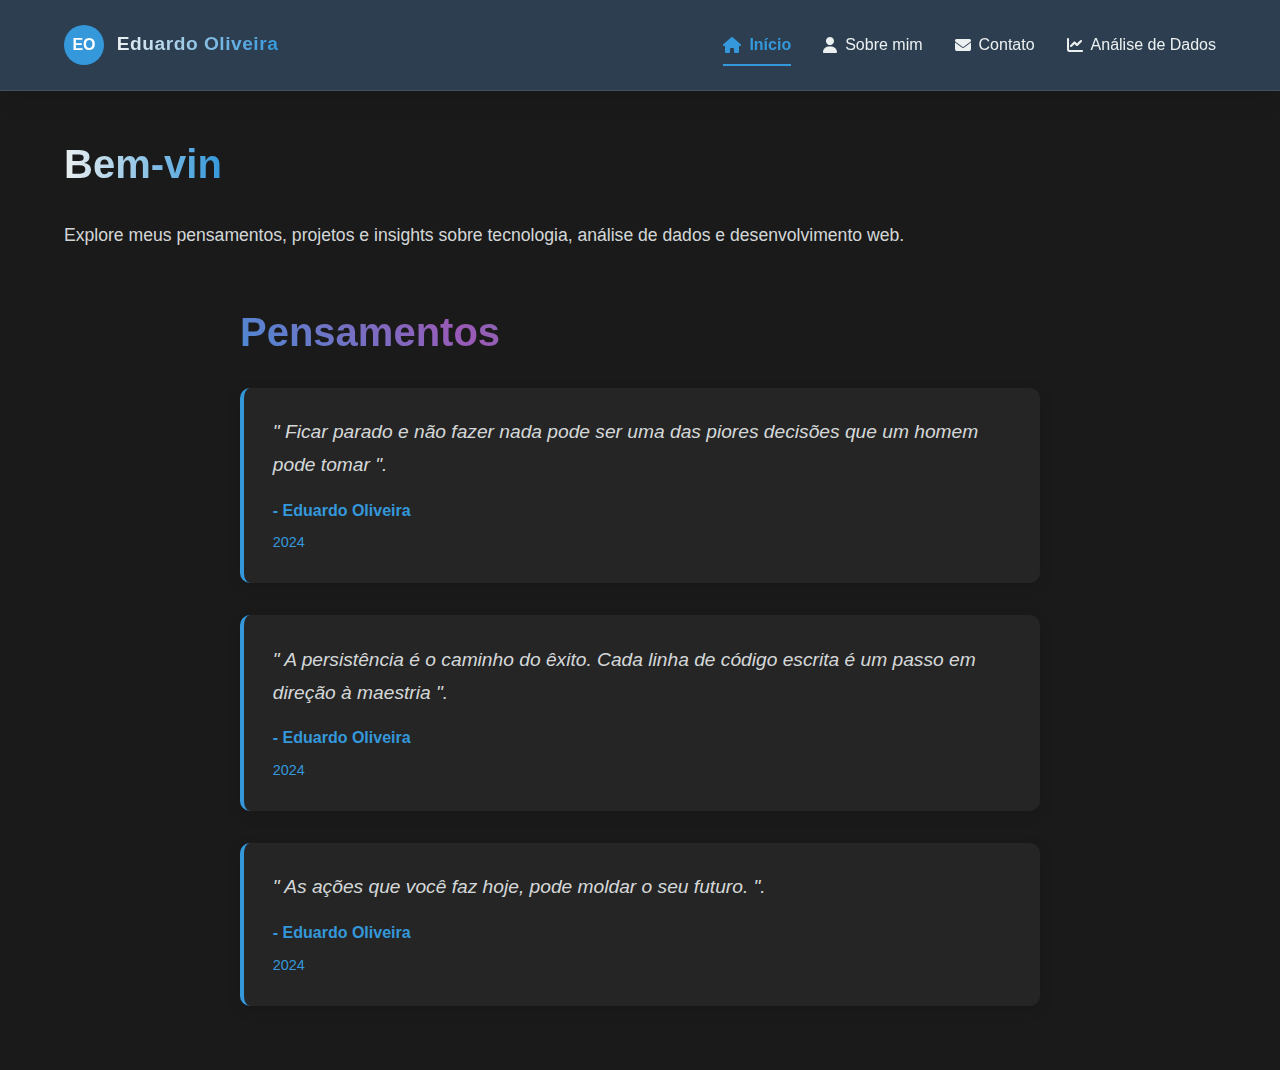
<file: index.html>
<!DOCTYPE html>
<html lang="pt-BR">
<head>
    <meta charset="UTF-8">
    <meta name="viewport" content="width=device-width, initial-scale=1.0">
    <title>Eduardo Oliveira | Blog Pessoal</title>
    <link rel="stylesheet" href="https://cdnjs.cloudflare.com/ajax/libs/font-awesome/6.4.0/css/all.min.css">
    <link rel="stylesheet" href="ESTILO/style.css">

    <style>
        :root {
            --primary: #2c3e50;
            --secondary: #34495e;
            --accent: #3498db;
            --text: #ecf0f1;
            --hover: #2980b9;
            --bg: #1a1a1a;
        }

        * {
            margin: 0;
            padding: 0;
            box-sizing: border-box;
        }

        body {
            font-family: 'Segoe UI', Tahoma, Geneva, Verdana, sans-serif;
            background-color: var(--bg);
            color: var(--text);
            line-height: 1.6;
            min-height: 100vh;
            display: flex;
            flex-direction: column;
        }

        .navbar {
            display: flex;
            justify-content: space-between;
            align-items: center;
            padding: 1.5rem 5%;
            background-color: var(--primary);
            box-shadow: 0 4px 30px rgba(0, 0, 0, 0.1);
            backdrop-filter: blur(5px);
            -webkit-backdrop-filter: blur(5px);
            border-bottom: 1px solid rgba(255, 255, 255, 0.1);
        }

        .logo {
            display: flex;
            align-items: center;
            gap: 0.8rem;
            text-decoration: none;
        }

        .logo-img {
            width: 40px;
            height: 40px;
            background: var(--accent);
            border-radius: 50%;
            display: flex;
            align-items: center;
            justify-content: center;
            color: white;
            font-weight: bold;
        }

        .logo-text {
            font-weight: bold;
            font-size: 1.2rem;
            background: linear-gradient(to right, var(--text), var(--accent));
            -webkit-background-clip: text;
            background-clip: text;
            color: transparent;
        }

        main {
            flex: 1;
            padding: 2rem 5%;
        }

        h1 {
            font-size: 2.5rem;
            margin-bottom: 1.5rem;
            background: linear-gradient(to right, var(--text), var(--accent));
            -webkit-background-clip: text;
            background-clip: text;
            color: transparent;
        }
        #h1 {
    background: linear-gradient(45deg, #3498db, #9b59b6, #1abc9c);
    -webkit-background-clip: text;
    background-clip: text;
    color: transparent;
    animation: gradientShift 8s ease infinite;
    background-size: 200% 200%;
}

@keyframes gradientShift {
    0% { background-position: 0% 50%; }
    50% { background-position: 100% 50%; }
    100% { background-position: 0% 50%; }
}

        /* Novo estilo para os pensamentos */
        .thoughts-container {
            max-width: 800px;
            margin: 2rem auto;
        }

        .thought-card {
            background: rgba(255, 255, 255, 0.05);
            border-radius: 10px;
            padding: 1.8rem;
            margin-bottom: 2rem;
            border-left: 4px solid var(--accent);
            transition: all 0.3s ease;
            box-shadow: 0 4px 15px rgba(0, 0, 0, 0.1);
        }

        .thought-card:hover {
            transform: translateY(-3px);
            box-shadow: 0 6px 20px rgba(0, 0, 0, 0.15);
        }

        .thought-text {
            font-size: 1.2rem;
            line-height: 1.7;
            margin-bottom: 1rem;
            font-style: italic;
        }

        .thought-author {
            font-weight: bold;
            color: var(--accent);
            display: block;
            margin-bottom: 0.5rem;
        }

        .thought-meta {
            font-size: 0.9rem;
            color: rgba(255, 255, 255, 0.6);
            display: flex;
            gap: 1rem;
        }

        .thought-date {
            color: var(--accent);
        }

        /* Estilos responsivos */
        @media (max-width: 768px) {
            h1 {
                font-size: 2rem;
            }
            
            .thought-card {
                padding: 1.3rem;
            }
            
            .thought-text {
                font-size: 1.1rem;
            }
        }

        @media (max-width: 480px) {
            .navbar {
                padding: 1rem 5%;
            }
            
            .thought-meta {
                flex-direction: column;
                gap: 0.3rem;
            }
        }
    </style>
</head>
<body>

    <nav class="navbar">
        <a href="https://github.com/EduardoCode10" class="logo">
            <div class="logo-img">EO</div>
            <span class="logo-text">Eduardo Oliveira</span>
        </a>

        <div class="menu-toggle" id="menuToggle">
            <i class="fas fa-bars"></i>
        </div>

        <div class="menu" id="mainMenu">
            <a href="index.html" class="menu-link active"><i class="fas fa-home"></i>Início</a>
            <a href="sobre_mim.html" class="menu-link"><i class="fas fa-user"></i>Sobre mim</a>
            <a href="contato.html" class="menu-link"><i class="fas fa-envelope"></i>Contato</a>
            <a href="analise_dados.html" class="menu-link"><i class="fas fa-chart-line"></i>Análise de Dados</a>
        </div>
    </nav>

    <main>
        <section id="inicio" class="visible">
            <h1>Bem-vindo ao Meu Blog</h1>
            <p>Explore meus pensamentos, projetos e insights sobre tecnologia, análise de dados e desenvolvimento web.</p>
        </section>

 <!-- Adicione mais pensamentos aqui seguindo o mesmo padrão -->
        <div class="thoughts-container">

            <h1 id="h1">Pensamentos</h1>
            
            <div class="thought-card">
                <p class="thought-text">" Ficar parado e não fazer nada pode ser uma das piores decisões que um homem pode tomar ".</p>
                <span class="thought-author">- Eduardo Oliveira</span>
                <div class="thought-meta">
                    <span class="thought-date">2024</span>
                </div>
            </div>
            
            <div class="thought-card">
                <p class="thought-text">" A persistência é o caminho do êxito. Cada linha de código escrita é um passo em direção à maestria ".</p>
                <span class="thought-author">- Eduardo Oliveira</span>
                <div class="thought-meta">
                    <span class="thought-date">2024</span>
                </div>
            </div>
            
            <div class="thought-card">
                <p class="thought-text">" As ações que você faz hoje, pode moldar o seu futuro. ".</p>
                <span class="thought-author">- Eduardo Oliveira</span>
                <div class="thought-meta">
                    <span class="thought-date">2024</span>
                </div>
            </div>
            
            <!-- Adicione mais pensamentos aqui seguindo o mesmo padrão -->
        </div>
    </main>

    <script>
        // Menu toggle para mobile
        const menuToggle = document.getElementById('menuToggle');
        const menu = document.getElementById('mainMenu');
        
        menuToggle.addEventListener('click', () => {
            menu.classList.toggle('active');
            menuToggle.innerHTML = menu.classList.contains('active') 
                ? '<i class="fas fa-times"></i>' 
                : '<i class="fas fa-bars"></i>';
        });
        
        // Fechar menu ao clicar em um link
        const menuLinks = document.querySelectorAll('.menu-link');
        menuLinks.forEach(link => {
            link.addEventListener('click', () => {
                if (window.innerWidth <= 768) {
                    menu.classList.remove('active');
                    menuToggle.innerHTML = '<i class="fas fa-bars"></i>';
                }
                
                // Ativar link clicado
                menuLinks.forEach(l => l.classList.remove('active'));
                link.classList.add('active');
            });
        });

        // Scroll animation
        const sections = document.querySelectorAll('section');
        
        const observer = new IntersectionObserver((entries) => {
            entries.forEach(entry => {
                if (entry.isIntersecting) {
                    entry.target.classList.add('visible');
                }
            });
        }, { threshold: 0.1 });

        sections.forEach(section => {
            observer.observe(section);
        });

        // Efeito de máquina de escrever para o título
        const title = document.querySelector('h1');
        const text = title.textContent;
        title.textContent = '';
        
        let i = 0;
        const typeWriter = () => {
            if (i < text.length) {
                title.textContent += text.charAt(i);
                i++;
                setTimeout(typeWriter, 50);
            }
        };
        
        setTimeout(typeWriter, 500);
    </script>

</body>
</html>
</file>
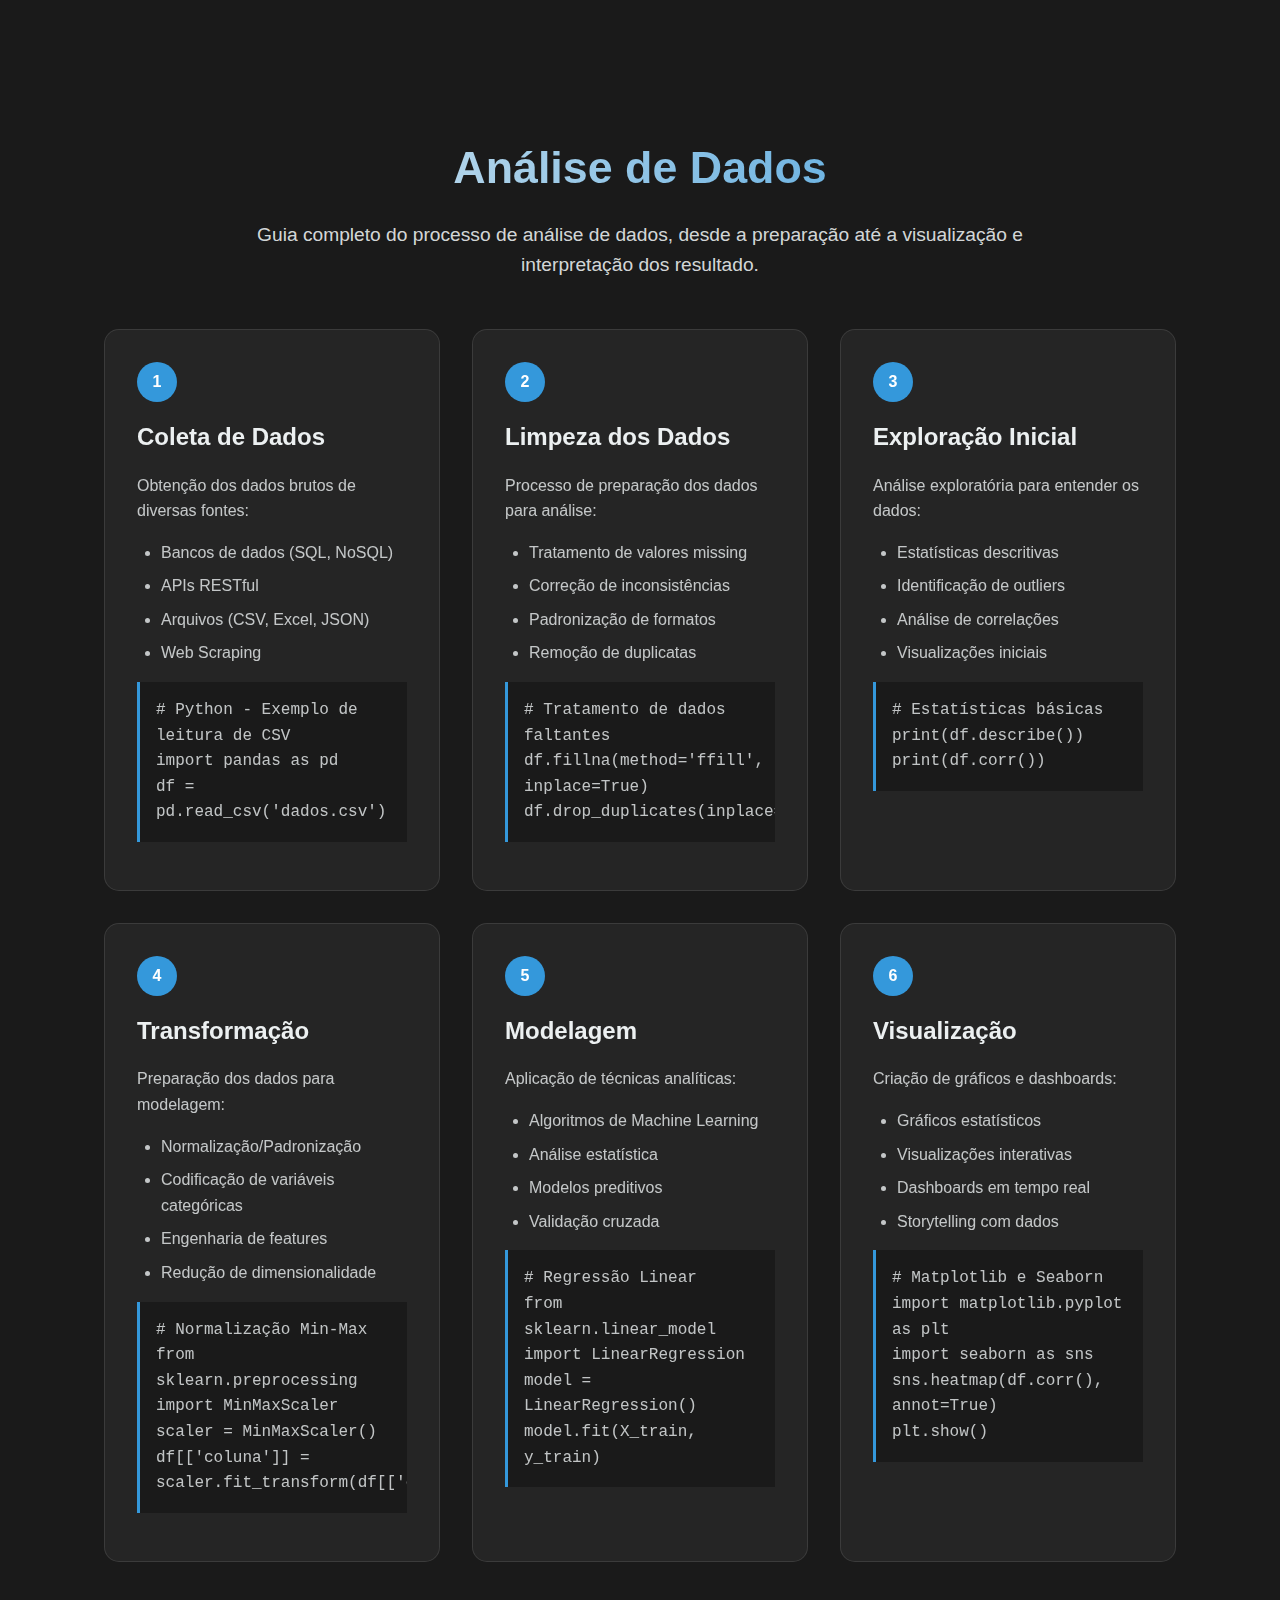
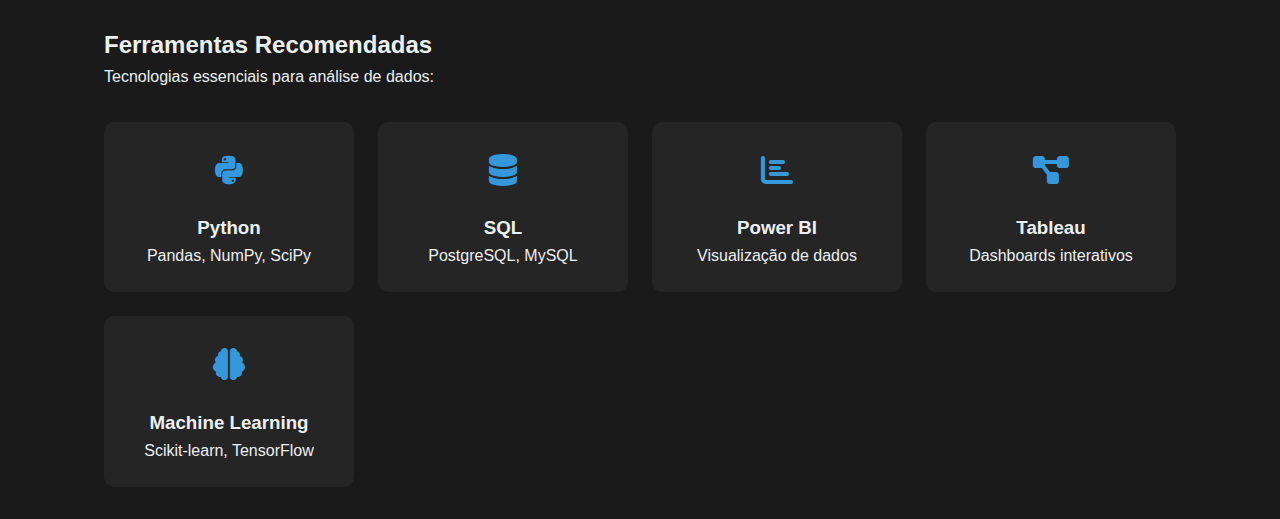
<file: analise_dados.html>
<!DOCTYPE html>
<html lang="pt-BR">
<head>
    <meta charset="UTF-8">
    <meta name="viewport" content="width=device-width, initial-scale=1.0">
    <title>Análise de Dados | Eduardo Oliveira</title>
    <link rel="stylesheet" href="https://cdnjs.cloudflare.com/ajax/libs/font-awesome/6.4.0/css/all.min.css">
    <style>
        :root {
            --primary: #2c3e50;
            --secondary: #34495e;
            --accent: #3498db;
            --text: #ecf0f1;
            --hover: #2980b9;
            --bg: #1a1a1a;
            --card-bg: rgba(255, 255, 255, 0.05);
        }

        * {
            margin: 0;
            padding: 0;
            box-sizing: border-box;
        }

        body {
            font-family: 'Segoe UI', Tahoma, Geneva, Verdana, sans-serif;
            background-color: var(--bg);
            color: var(--text);
            line-height: 1.6;
        }

        /* Navbar (manter igual às outras páginas) */
        .navbar {
            display: flex;
            justify-content: space-between;
            align-items: center;
            padding: 1.5rem 5%;
            background-color: var(--primary);
            position: fixed;
            width: 100%;
            top: 0;
            z-index: 1000;
            box-shadow: 0 4px 30px rgba(0, 0, 0, 0.1);
            backdrop-filter: blur(5px);
            -webkit-backdrop-filter: blur(5px);
            border-bottom: 1px solid rgba(255, 255, 255, 0.1);
        }

        .logo {
            display: flex;
            align-items: center;
            gap: 0.8rem;
        }

        .logo-img {
            width: 40px;
            height: 40px;
            background: var(--accent);
            border-radius: 50%;
            display: flex;
            align-items: center;
            justify-content: center;
            color: white;
            font-weight: bold;
        }

        .logo-text {
            font-weight: bold;
            font-size: 1.2rem;
            background: linear-gradient(to right, var(--text), var(--accent));
            -webkit-background-clip: text;
            background-clip: text;
            color: transparent;
        }

        /* Conteúdo Principal */
        .main-content {
            margin-top: 100px;
            padding: 2rem 5%;
            max-width: 1200px;
            margin-left: auto;
            margin-right: auto;
        }

        .page-header {
            text-align: center;
            margin-bottom: 3rem;
        }

        h1 {
            font-size: 2.8rem;
            margin-bottom: 1rem;
            background: linear-gradient(to right, var(--text), var(--accent));
            -webkit-background-clip: text;
            background-clip: text;
            color: transparent;
        }

        .page-intro {
            font-size: 1.2rem;
            color: rgba(236, 240, 241, 0.9);
            max-width: 800px;
            margin: 0 auto 2rem;
        }

        /* Guia de Análise */
        .analysis-guide {
            display: grid;
            grid-template-columns: repeat(auto-fit, minmax(300px, 1fr));
            gap: 2rem;
            margin-top: 2rem;
        }

        .step-card {
            background: var(--card-bg);
            border-radius: 15px;
            padding: 2rem;
            border: 1px solid rgba(255, 255, 255, 0.1);
            transition: all 0.3s ease;
            backdrop-filter: blur(5px);
        }

        .step-card:hover {
            transform: translateY(-5px);
            box-shadow: 0 10px 25px rgba(0, 0, 0, 0.2);
            border-color: var(--accent);
        }

        .step-number {
            display: inline-block;
            width: 40px;
            height: 40px;
            background: var(--accent);
            color: white;
            border-radius: 50%;
            text-align: center;
            line-height: 40px;
            font-weight: bold;
            margin-bottom: 1rem;
        }

        .step-title {
            font-size: 1.5rem;
            margin-bottom: 1rem;
            color: var(--text);
        }

        .step-content {
            color: rgba(236, 240, 241, 0.8);
        }

        .step-content ul {
            padding-left: 1.5rem;
            margin: 1rem 0;
        }

        .step-content li {
            margin-bottom: 0.5rem;
        }

        .code-snippet {
            background: rgba(0, 0, 0, 0.3);
            border-left: 3px solid var(--accent);
            padding: 1rem;
            font-family: 'Courier New', monospace;
            margin: 1rem 0;
            overflow-x: auto;
        }

        /* Seção de Ferramentas */
        .tools-section {
            margin-top: 4rem;
        }

        .tools-grid {
            display: grid;
            grid-template-columns: repeat(auto-fill, minmax(200px, 1fr));
            gap: 1.5rem;
            margin-top: 2rem;
        }

        .tool-card {
            background: var(--card-bg);
            border-radius: 10px;
            padding: 1.5rem;
            text-align: center;
            transition: all 0.3s ease;
        }

        .tool-card:hover {
            transform: scale(1.05);
            border: 1px solid var(--accent);
        }

        .tool-icon {
            font-size: 2rem;
            color: var(--accent);
            margin-bottom: 1rem;
        }

        /* Responsividade */
        @media (max-width: 768px) {
            h1 {
                font-size: 2.2rem;
            }
            
            .step-card {
                padding: 1.5rem;
            }
            
            .main-content {
                margin-top: 80px;
                padding: 1.5rem;
            }
        }
    </style>
</head>
<body>

    <div class="main-content">
        <div class="page-header">
            <h1>Análise de Dados</h1>
            <p class="page-intro">Guia completo do processo de análise de dados, desde a preparação até a visualização e interpretação dos resultado.</p>
        </div>

        <div class="analysis-guide">
            <!-- Passo 1 -->
            <div class="step-card">
                <div class="step-number">1</div>
                <h3 class="step-title">Coleta de Dados</h3>
                <div class="step-content">
                    <p>Obtenção dos dados brutos de diversas fontes:</p>
                    <ul>
                        <li>Bancos de dados (SQL, NoSQL)</li>
                        <li>APIs RESTful</li>
                        <li>Arquivos (CSV, Excel, JSON)</li>
                        <li>Web Scraping</li>
                    </ul>
                    <div class="code-snippet">
                        # Python - Exemplo de leitura de CSV<br>
                        import pandas as pd<br>
                        df = pd.read_csv('dados.csv')
                    </div>
                </div>
            </div>

            <!-- Passo 2 -->
            <div class="step-card">
                <div class="step-number">2</div>
                <h3 class="step-title">Limpeza dos Dados</h3>
                <div class="step-content">
                    <p>Processo de preparação dos dados para análise:</p>
                    <ul>
                        <li>Tratamento de valores missing</li>
                        <li>Correção de inconsistências</li>
                        <li>Padronização de formatos</li>
                        <li>Remoção de duplicatas</li>
                    </ul>
                    <div class="code-snippet">
                        # Tratamento de dados faltantes<br>
                        df.fillna(method='ffill', inplace=True)<br>
                        df.drop_duplicates(inplace=True)
                    </div>
                </div>
            </div>

            <!-- Passo 3 -->
            <div class="step-card">
                <div class="step-number">3</div>
                <h3 class="step-title">Exploração Inicial</h3>
                <div class="step-content">
                    <p>Análise exploratória para entender os dados:</p>
                    <ul>
                        <li>Estatísticas descritivas</li>
                        <li>Identificação de outliers</li>
                        <li>Análise de correlações</li>
                        <li>Visualizações iniciais</li>
                    </ul>
                    <div class="code-snippet">
                        # Estatísticas básicas<br>
                        print(df.describe())<br>
                        print(df.corr())
                    </div>
                </div>
            </div>

            <!-- Passo 4 -->
            <div class="step-card">
                <div class="step-number">4</div>
                <h3 class="step-title">Transformação</h3>
                <div class="step-content">
                    <p>Preparação dos dados para modelagem:</p>
                    <ul>
                        <li>Normalização/Padronização</li>
                        <li>Codificação de variáveis categóricas</li>
                        <li>Engenharia de features</li>
                        <li>Redução de dimensionalidade</li>
                    </ul>
                    <div class="code-snippet">
                        # Normalização Min-Max<br>
                        from sklearn.preprocessing import MinMaxScaler<br>
                        scaler = MinMaxScaler()<br>
                        df[['coluna']] = scaler.fit_transform(df[['coluna']])
                    </div>
                </div>
            </div>

            <!-- Passo 5 -->
            <div class="step-card">
                <div class="step-number">5</div>
                <h3 class="step-title">Modelagem</h3>
                <div class="step-content">
                    <p>Aplicação de técnicas analíticas:</p>
                    <ul>
                        <li>Algoritmos de Machine Learning</li>
                        <li>Análise estatística</li>
                        <li>Modelos preditivos</li>
                        <li>Validação cruzada</li>
                    </ul>
                    <div class="code-snippet">
                        # Regressão Linear<br>
                        from sklearn.linear_model import LinearRegression<br>
                        model = LinearRegression()<br>
                        model.fit(X_train, y_train)
                    </div>
                </div>
            </div>

            <!-- Passo 6 -->
            <div class="step-card">
                <div class="step-number">6</div>
                <h3 class="step-title">Visualização</h3>
                <div class="step-content">
                    <p>Criação de gráficos e dashboards:</p>
                    <ul>
                        <li>Gráficos estatísticos</li>
                        <li>Visualizações interativas</li>
                        <li>Dashboards em tempo real</li>
                        <li>Storytelling com dados</li>
                    </ul>
                    <div class="code-snippet">
                        # Matplotlib e Seaborn<br>
                        import matplotlib.pyplot as plt<br>
                        import seaborn as sns<br>
                        sns.heatmap(df.corr(), annot=True)<br>
                        plt.show()
                    </div>
                </div>
            </div>
        </div>

        <div class="tools-section">
            <h2>Ferramentas Recomendadas</h2>
            <p>Tecnologias essenciais para análise de dados:</p>
            
            <div class="tools-grid">
                <div class="tool-card">
                    <div class="tool-icon"><i class="fab fa-python"></i></div>
                    <h3>Python</h3>
                    <p>Pandas, NumPy, SciPy</p>
                </div>
                
                <div class="tool-card">
                    <div class="tool-icon"><i class="fas fa-database"></i></div>
                    <h3>SQL</h3>
                    <p>PostgreSQL, MySQL</p>
                </div>
                
                <div class="tool-card">
                    <div class="tool-icon"><i class="fas fa-chart-bar"></i></div>
                    <h3>Power BI</h3>
                    <p>Visualização de dados</p>
                </div>
                
                <div class="tool-card">
                    <div class="tool-icon"><i class="fas fa-project-diagram"></i></div>
                    <h3>Tableau</h3>
                    <p>Dashboards interativos</p>
                </div>
                
                <div class="tool-card">
                    <div class="tool-icon"><i class="fas fa-brain"></i></div>
                    <h3>Machine Learning</h3>
                    <p>Scikit-learn, TensorFlow</p>
                </div>
            </div>
        </div>
    </div>

    

</body>
</html>
</file>
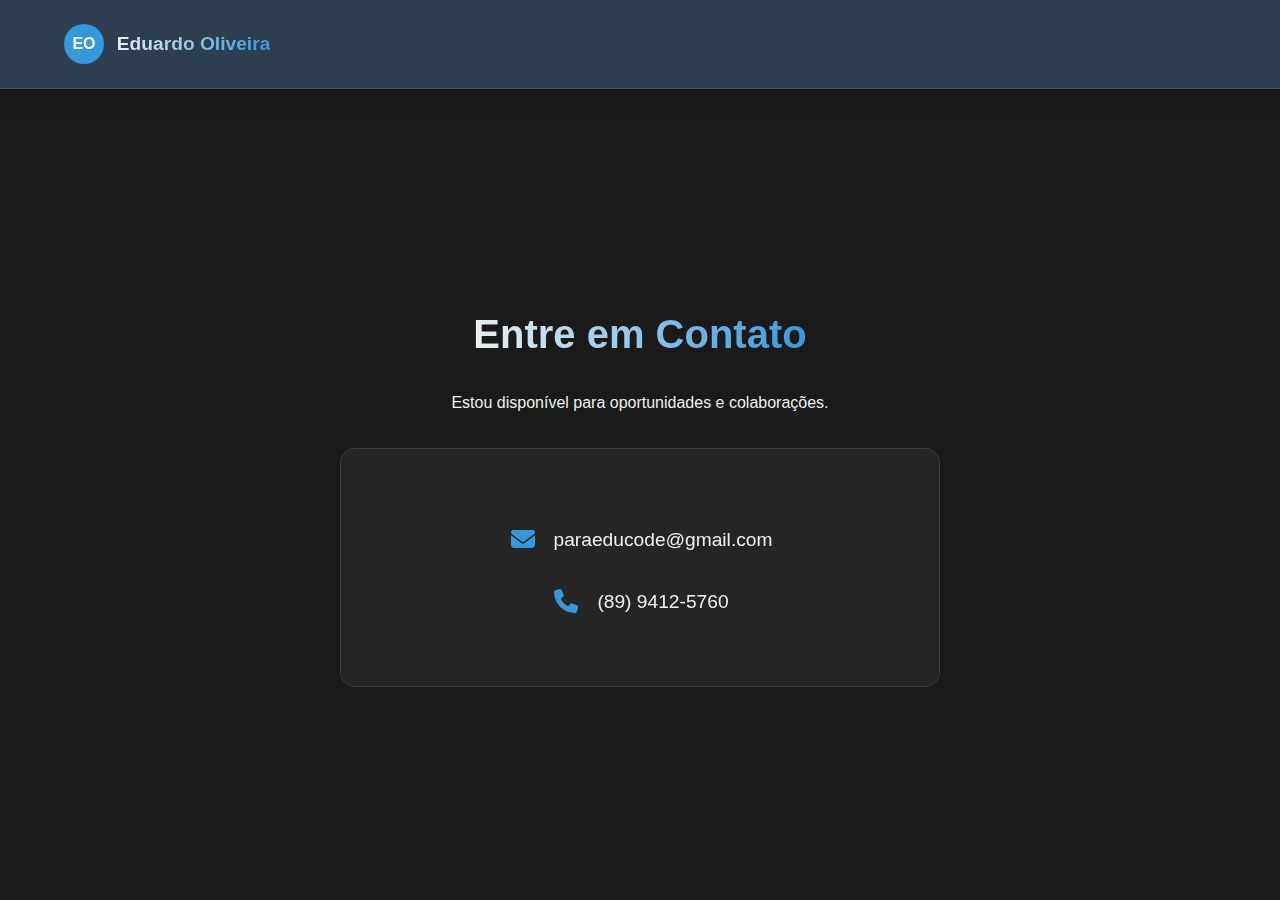
<file: contato.html>
<!DOCTYPE html>
<html lang="pt-BR">
<head>
    <meta charset="UTF-8">
    <meta name="viewport" content="width=device-width, initial-scale=1.0">
    <title>Contato | Eduardo Oliveira</title>
    <link rel="stylesheet" href="https://cdnjs.cloudflare.com/ajax/libs/font-awesome/6.4.0/css/all.min.css">
    <style>
        :root {
            --primary: #2c3e50;
            --secondary: #34495e;
            --accent: #3498db;
            --text: #ecf0f1;
            --hover: #2980b9;
            --bg: #1a1a1a;
        }

        * {
            margin: 0;
            padding: 0;
            box-sizing: border-box;
        }

        body {
            font-family: 'Segoe UI', Tahoma, Geneva, Verdana, sans-serif;
            background-color: var(--bg);
            color: var(--text);
            line-height: 1.6;
            min-height: 100vh;
            display: flex;
            flex-direction: column;
        }

        .navbar {
            display: flex;
            justify-content: space-between;
            align-items: center;
            padding: 1.5rem 5%;
            background-color: var(--primary);
            box-shadow: 0 4px 30px rgba(0, 0, 0, 0.1);
            backdrop-filter: blur(5px);
            -webkit-backdrop-filter: blur(5px);
            border-bottom: 1px solid rgba(255, 255, 255, 0.1);
        }

        .logo {
            display: flex;
            align-items: center;
            gap: 0.8rem;
            text-decoration: none;
        }

        .logo-img {
            width: 40px;
            height: 40px;
            background: var(--accent);
            border-radius: 50%;
            display: flex;
            align-items: center;
            justify-content: center;
            color: white;
            font-weight: bold;
        }

        .logo-text {
            font-weight: bold;
            font-size: 1.2rem;
            background: linear-gradient(to right, var(--text), var(--accent));
            -webkit-background-clip: text;
            background-clip: text;
            color: transparent;
        }

        .contact-page {
            flex: 1;
            display: flex;
            flex-direction: column;
            align-items: center;
            justify-content: center;
            padding: 2rem;
            text-align: center;
        }

        .contact-card {
            background: rgba(255, 255, 255, 0.05);
            border-radius: 15px;
            padding: 2.5rem;
            max-width: 600px;
            width: 100%;
            border: 1px solid rgba(255, 255, 255, 0.1);
            backdrop-filter: blur(10px);
            margin-top: 2rem;
        }

        h1 {
            font-size: 2.5rem;
            margin-bottom: 1.5rem;
            background: linear-gradient(to right, var(--text), var(--accent));
            -webkit-background-clip: text;
            background-clip: text;
            color: transparent;
        }

        .contact-info {
            margin-top: 2rem;
        }

        .contact-item {
            display: flex;
            align-items: center;
            justify-content: center;
            gap: 1rem;
            margin: 1.5rem 0;
            font-size: 1.2rem;
        }

        .contact-icon {
            color: var(--accent);
            font-size: 1.5rem;
            width: 30px;
            text-align: center;
        }

        .contact-value {
            color: var(--text);
            text-decoration: none;
            transition: color 0.3s ease;
        }

        .contact-value:hover {
            color: var(--accent);
        }

        @media (max-width: 768px) {
            h1 {
                font-size: 2rem;
            }
            
            .contact-card {
                padding: 1.5rem;
            }
            
            .contact-item {
                flex-direction: column;
                gap: 0.5rem;
                text-align: center;
            }
        }
    </style>
</head>
<body>

    <nav class="navbar">
        <a href="index.html" class="logo">
            <div class="logo-img">EO</div>
            <span class="logo-text">Eduardo Oliveira</span>
        </a>
    </nav>

    <main class="contact-page">
        <h1>Entre em Contato</h1>
        <p>Estou disponível para oportunidades e colaborações.</p>
        
        <div class="contact-card">
            <div class="contact-info">
                <div class="contact-item">
                    <div class="contact-icon">
                        <i class="fas fa-envelope"></i>
                    </div>
                    <a href="mailto:paraeducode@gmail.com" class="contact-value">paraeducode@gmail.com</a>
                </div>
                
                <div class="contact-item">
                    <div class="contact-icon">
                        <i class="fas fa-phone"></i>
                    </div>
                    <a href="tel:+558994125760" class="contact-value">(89) 9412-5760</a>
                </div>
            </div>
        </div>
    </main>

</body>
</html>
</file>
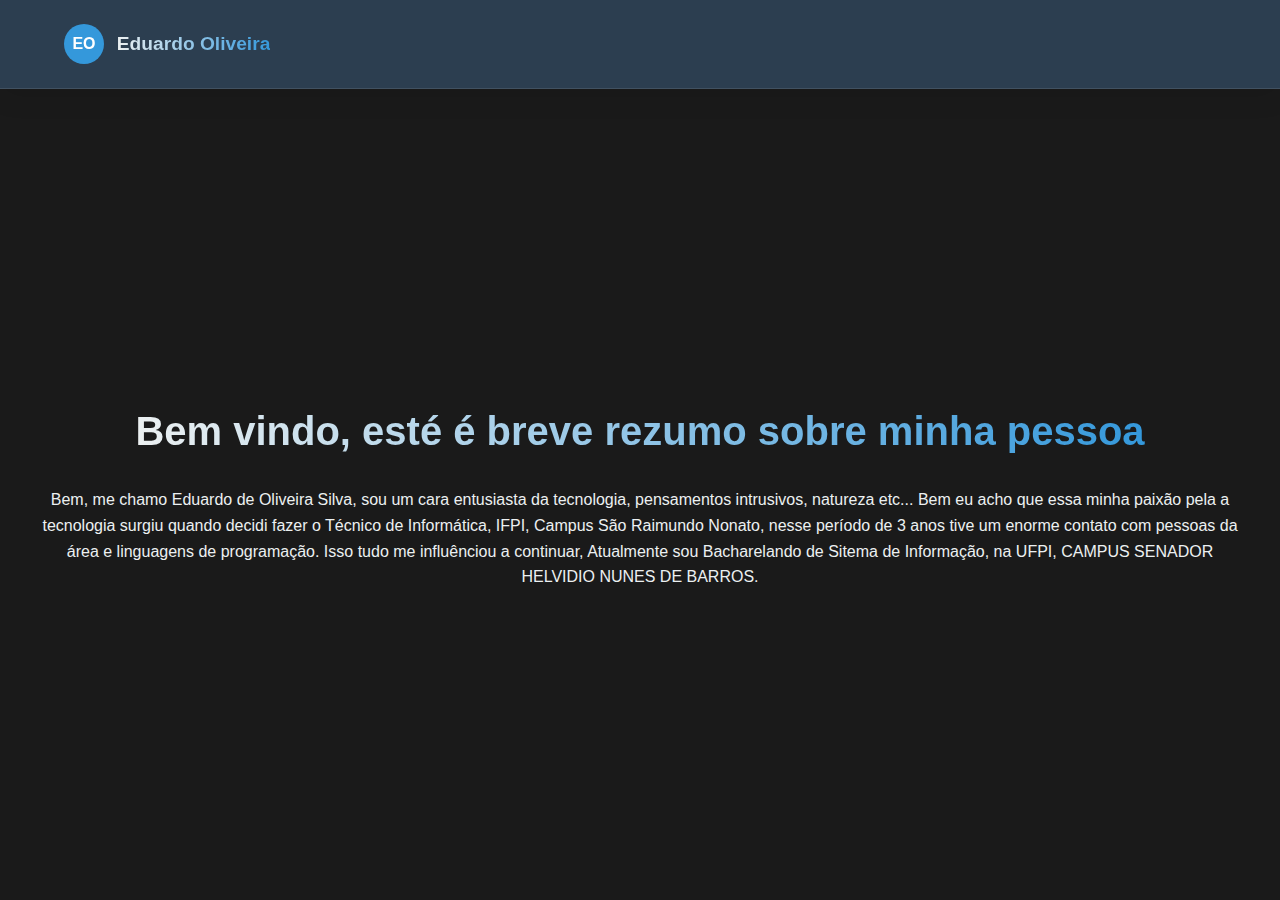
<file: sobre_mim.html>
<!DOCTYPE html>
<html lang="pt-BR">
<head>
    <meta charset="UTF-8">
    <meta name="viewport" content="width=device-width, initial-scale=1.0">
    <title>Contato | Eduardo Oliveira</title>
    <link rel="stylesheet" href="https://cdnjs.cloudflare.com/ajax/libs/font-awesome/6.4.0/css/all.min.css">
    <style>
        :root {
            --primary: #2c3e50;
            --secondary: #34495e;
            --accent: #3498db;
            --text: #ecf0f1;
            --hover: #2980b9;
            --bg: #1a1a1a;
        }

        * {
            margin: 0;
            padding: 0;
            box-sizing: border-box;
        }

        body {
            font-family: 'Segoe UI', Tahoma, Geneva, Verdana, sans-serif;
            background-color: var(--bg);
            color: var(--text);
            line-height: 1.6;
            min-height: 100vh;
            display: flex;
            flex-direction: column;
        }

        .navbar {
            display: flex;
            justify-content: space-between;
            align-items: center;
            padding: 1.5rem 5%;
            background-color: var(--primary);
            box-shadow: 0 4px 30px rgba(0, 0, 0, 0.1);
            backdrop-filter: blur(5px);
            -webkit-backdrop-filter: blur(5px);
            border-bottom: 1px solid rgba(255, 255, 255, 0.1);
        }

        .logo {
            display: flex;
            align-items: center;
            gap: 0.8rem;
            text-decoration: none;
        }

        .logo-img {
            width: 40px;
            height: 40px;
            background: var(--accent);
            border-radius: 50%;
            display: flex;
            align-items: center;
            justify-content: center;
            color: white;
            font-weight: bold;
        }

        .logo-text {
            font-weight: bold;
            font-size: 1.2rem;
            background: linear-gradient(to right, var(--text), var(--accent));
            -webkit-background-clip: text;
            background-clip: text;
            color: transparent;
        }

        .contact-page {
            flex: 1;
            display: flex;
            flex-direction: column;
            align-items: center;
            justify-content: center;
            padding: 2rem;
            text-align: center;
        }

        .contact-card {
            background: rgba(255, 255, 255, 0.05);
            border-radius: 15px;
            padding: 2.5rem;
            max-width: 600px;
            width: 100%;
            border: 1px solid rgba(255, 255, 255, 0.1);
            backdrop-filter: blur(10px);
            margin-top: 2rem;
        }

        h1 {
            font-size: 2.5rem;
            margin-bottom: 1.5rem;
            background: linear-gradient(to right, var(--text), var(--accent));
            -webkit-background-clip: text;
            background-clip: text;
            color: transparent;
        }

        .contact-info {
            margin-top: 2rem;
        }

        .contact-item {
            display: flex;
            align-items: center;
            justify-content: center;
            gap: 1rem;
            margin: 1.5rem 0;
            font-size: 1.2rem;
        }

        .contact-icon {
            color: var(--accent);
            font-size: 1.5rem;
            width: 30px;
            text-align: center;
        }

        .contact-value {
            color: var(--text);
            text-decoration: none;
            transition: color 0.3s ease;
        }

        .contact-value:hover {
            color: var(--accent);
        }

        @media (max-width: 768px) {
            h1 {
                font-size: 2rem;
            }
            
            .contact-card {
                padding: 1.5rem;
            }
            
            .contact-item {
                flex-direction: column;
                gap: 0.5rem;
                text-align: center;
            }
        }
    </style>
</head>
<body>

    <nav class="navbar">
        <a href="index.html" class="logo">
            <div class="logo-img">EO</div>
            <span class="logo-text">Eduardo Oliveira</span>
        </a>
    </nav>

    <main class="contact-page">
        <h1>Bem vindo, esté é breve rezumo sobre minha pessoa </h1>
        <p>Bem, me chamo Eduardo de Oliveira Silva, sou um cara entusiasta da tecnologia, pensamentos intrusivos, natureza etc... Bem eu acho que essa minha paixão pela a tecnologia surgiu quando decidi fazer o Técnico de Informática, IFPI, Campus São Raimundo Nonato, nesse período de 3 anos tive um enorme contato com pessoas da área e linguagens de programação. Isso tudo me influênciou a continuar, Atualmente sou Bacharelando de Sitema de Informação, na UFPI, CAMPUS SENADOR HELVIDIO NUNES DE BARROS.
        </p>
        
       
    </main>

</body>
</html>
</file>
<file: ESTILO/style.css>
:root {
    --primary: #2c3e50;
    --secondary: #34495e;
    --accent: #3498db;
    --text: #ecf0f1;
    --hover: #2980b9;
    --bg: #1a1a1a;
}

* {
    margin: 0;
    padding: 0;
    box-sizing: border-box;
}

body {
    font-family: 'Segoe UI', Tahoma, Geneva, Verdana, sans-serif;
    background-color: var(--bg);
    color: var(--text);
    line-height: 1.6;
}

.navbar {
    display: flex;
    justify-content: space-between;
    align-items: center;
    padding: 1.5rem 5%;
    background-color: var(--primary);
    position: fixed;
    width: 100%;
    top: 0;
    z-index: 1000;
    box-shadow: 0 4px 30px rgba(0, 0, 0, 0.1);
    backdrop-filter: blur(5px);
    -webkit-backdrop-filter: blur(5px);
    border-bottom: 1px solid rgba(255, 255, 255, 0.1);
}

.logo {
    display: flex;
    align-items: center;
    gap: 0.8rem;
}

.logo-img {
    width: 40px;
    height: 40px;
    background: var(--accent);
    border-radius: 50%;
    display: flex;
    align-items: center;
    justify-content: center;
    color: white;
    font-weight: bold;
    transition: transform 0.3s ease;
}

.logo:hover .logo-img {
    transform: rotate(15deg) scale(1.1);
}

.logo-text {
    font-size: 1.2rem;
    font-weight: 600;
    letter-spacing: 0.5px;
    background: linear-gradient(to right, var(--text), var(--accent));
    -webkit-background-clip: text;
    background-clip: text;
    color: transparent;
    transition: all 0.3s ease;
}

.logo:hover .logo-text {
    letter-spacing: 1px;
}

.menu {
    display: flex;
    gap: 2rem;
}

.menu-link {
    position: relative;
    color: var(--text);
    text-decoration: none;
    font-weight: 500;
    padding: 0.5rem 0;
    transition: all 0.3s ease;
    display: flex;
    align-items: center;
    gap: 0.5rem;
}

.menu-link i {
    transition: transform 0.3s ease;
}

.menu-link:hover {
    color: var(--accent);
}

.menu-link:hover i {
    transform: translateY(-3px);
    color: var(--accent);
}

.menu-link::after {
    content: '';
    position: absolute;
    width: 0;
    height: 2px;
    bottom: 0;
    left: 0;
    background-color: var(--accent);
    transition: width 0.3s ease;
}

.menu-link:hover::after {
    width: 100%;
}

/* Menu Hamburguer para mobile */
.menu-toggle {
    display: none;
    cursor: pointer;
    font-size: 1.5rem;
    color: var(--text);
    transition: all 0.3s ease;
}

.menu-toggle:hover {
    color: var(--accent);
    transform: rotate(90deg);
}

/* Responsividade */
@media (max-width: 768px) {
    .navbar {
        padding: 1rem 5%;
    }
    
    .menu {
        position: fixed;
        top: 80px;
        left: 0;
        width: 100%;
        background-color: var(--secondary);
        flex-direction: column;
        align-items: center;
        padding: 2rem 0;
        gap: 1.5rem;
        clip-path: circle(0% at 90% -10%);
        transition: clip-path 0.7s ease-in-out;
        box-shadow: 0 10px 30px rgba(0, 0, 0, 0.2);
    }
    
    .menu.active {
        clip-path: circle(150% at 90% -10%);
    }
    
    .menu-link {
        font-size: 1.1rem;
        padding: 0.8rem 1.5rem;
    }
    
    .menu-link::after {
        display: none;
    }
    
    .menu-toggle {
        display: block;
    }
}

/* Efeito de destaque no item ativo */
.menu-link.active {
    color: var(--accent);
    font-weight: 600;
}

.menu-link.active::after {
    width: 100%;
}

/* Conteúdo principal para demonstração */
main {
    margin-top: 100px;
    padding: 2rem 5%;
    min-height: 100vh;
}

section {
    margin-bottom: 3rem;
    opacity: 0;
    transform: translateY(20px);
    transition: all 0.6s ease;
}

section.visible {
    opacity: 1;
    transform: translateY(0);
}

h1 {
    font-size: 2.5rem;
    margin-bottom: 1.5rem;
    background: linear-gradient(to right, var(--text), var(--accent));
    -webkit-background-clip: text;
    background-clip: text;
    color: transparent;
    display: inline-block;
}

p {
    font-size: 1.1rem;
    line-height: 1.8;
    margin-bottom: 1.5rem;
    color: rgba(236, 240, 241, 0.9);
}
</file>
